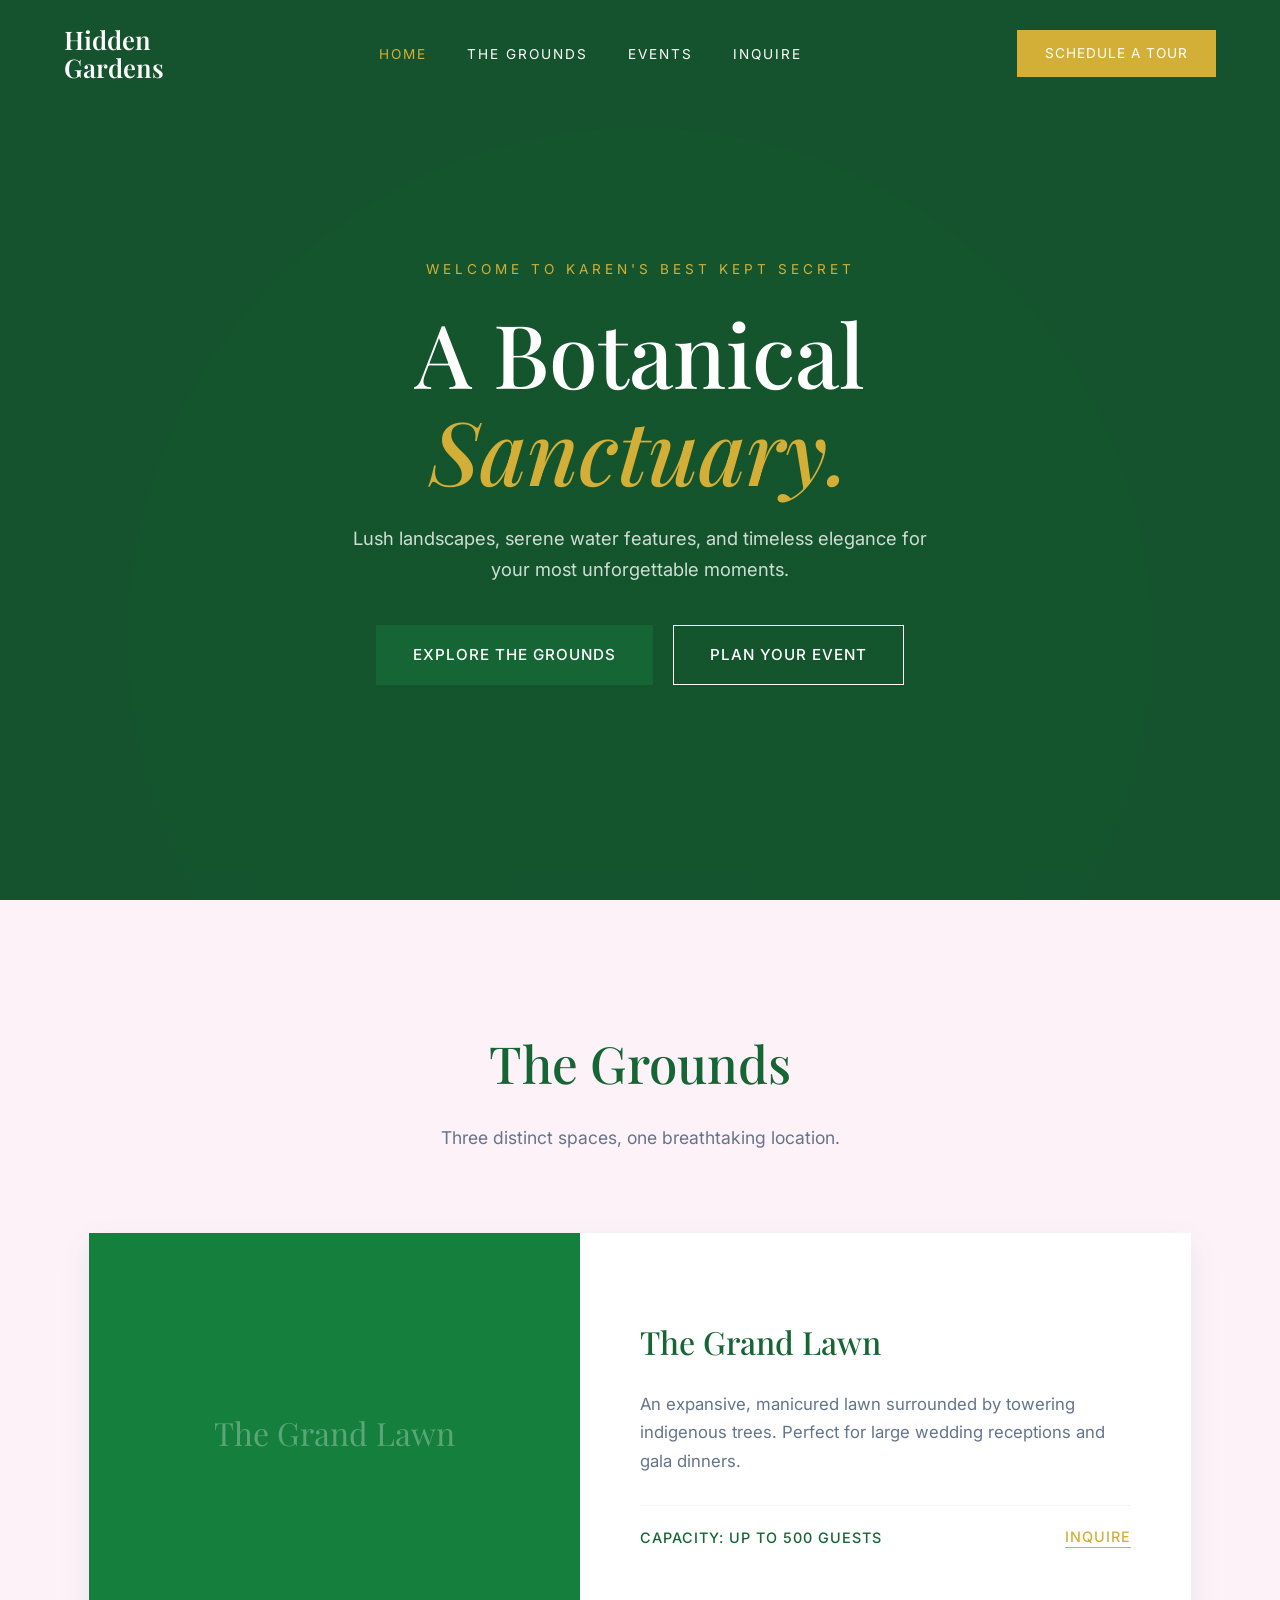
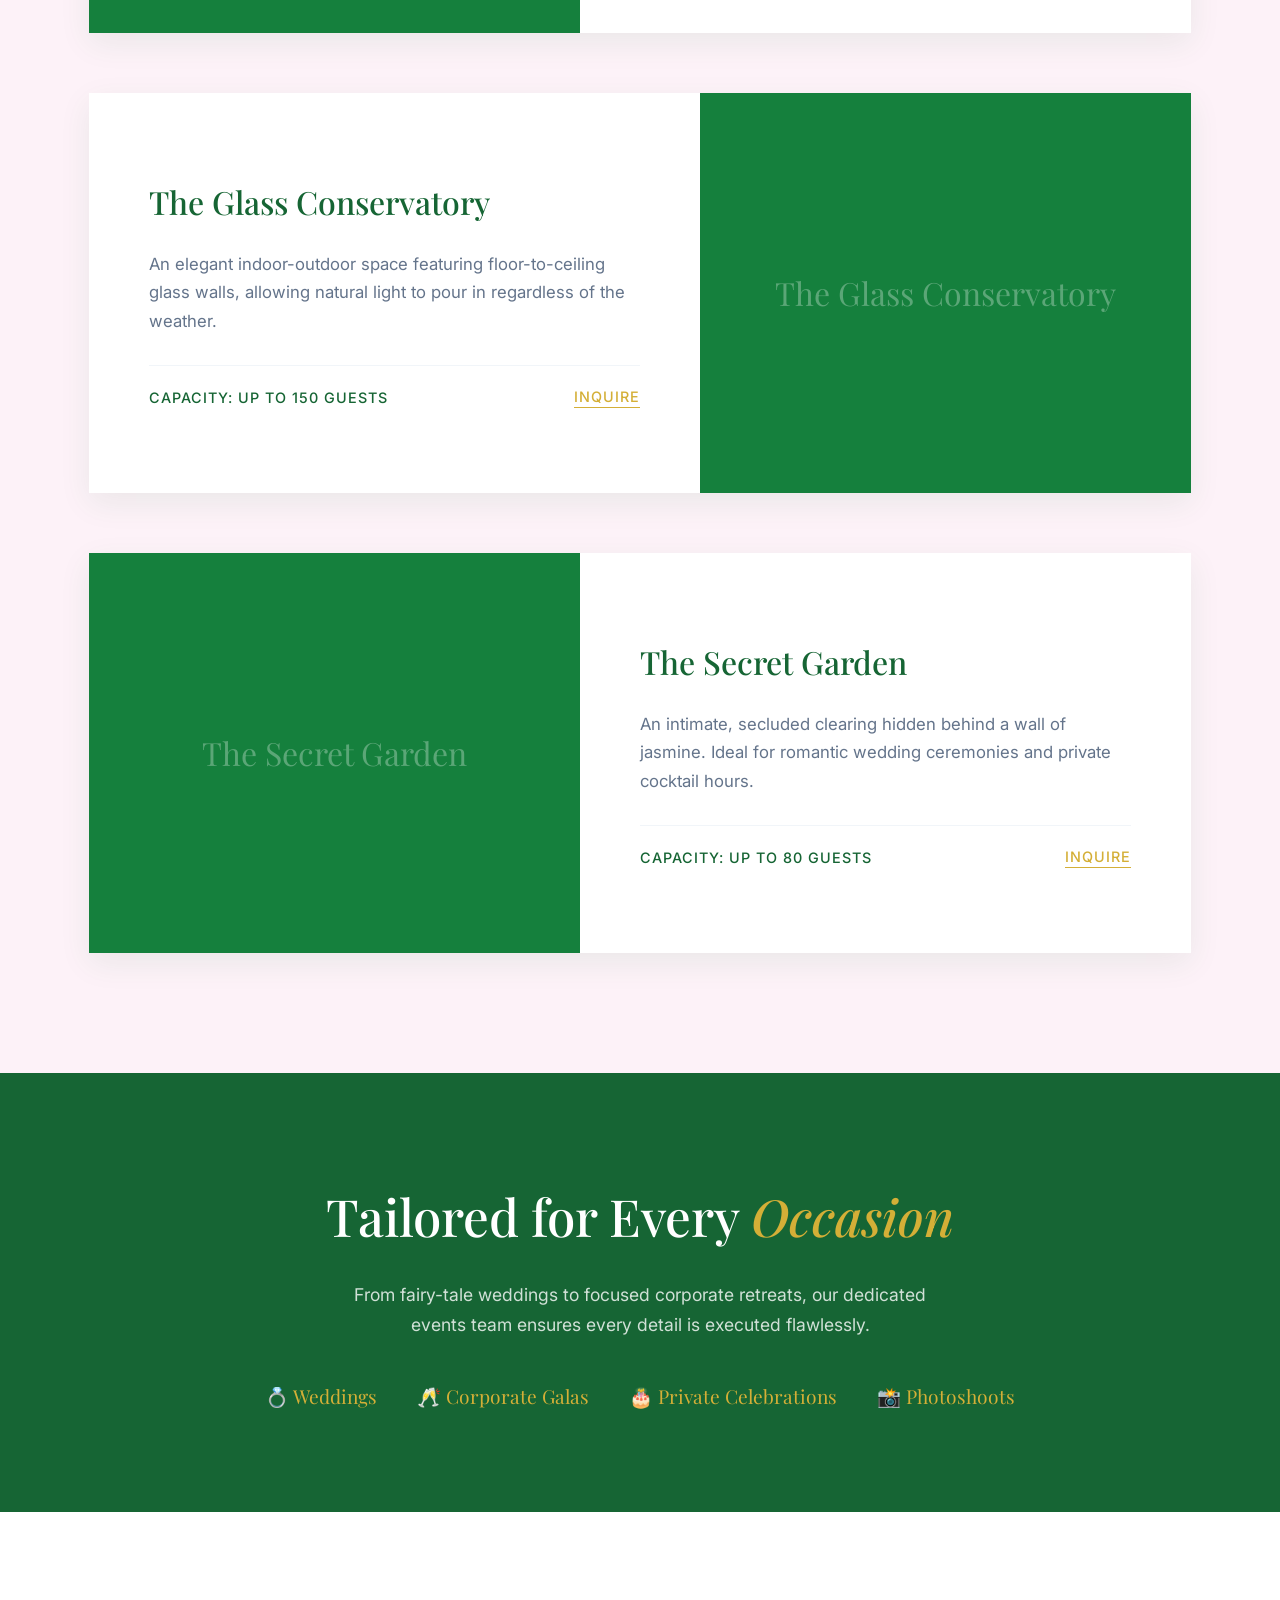
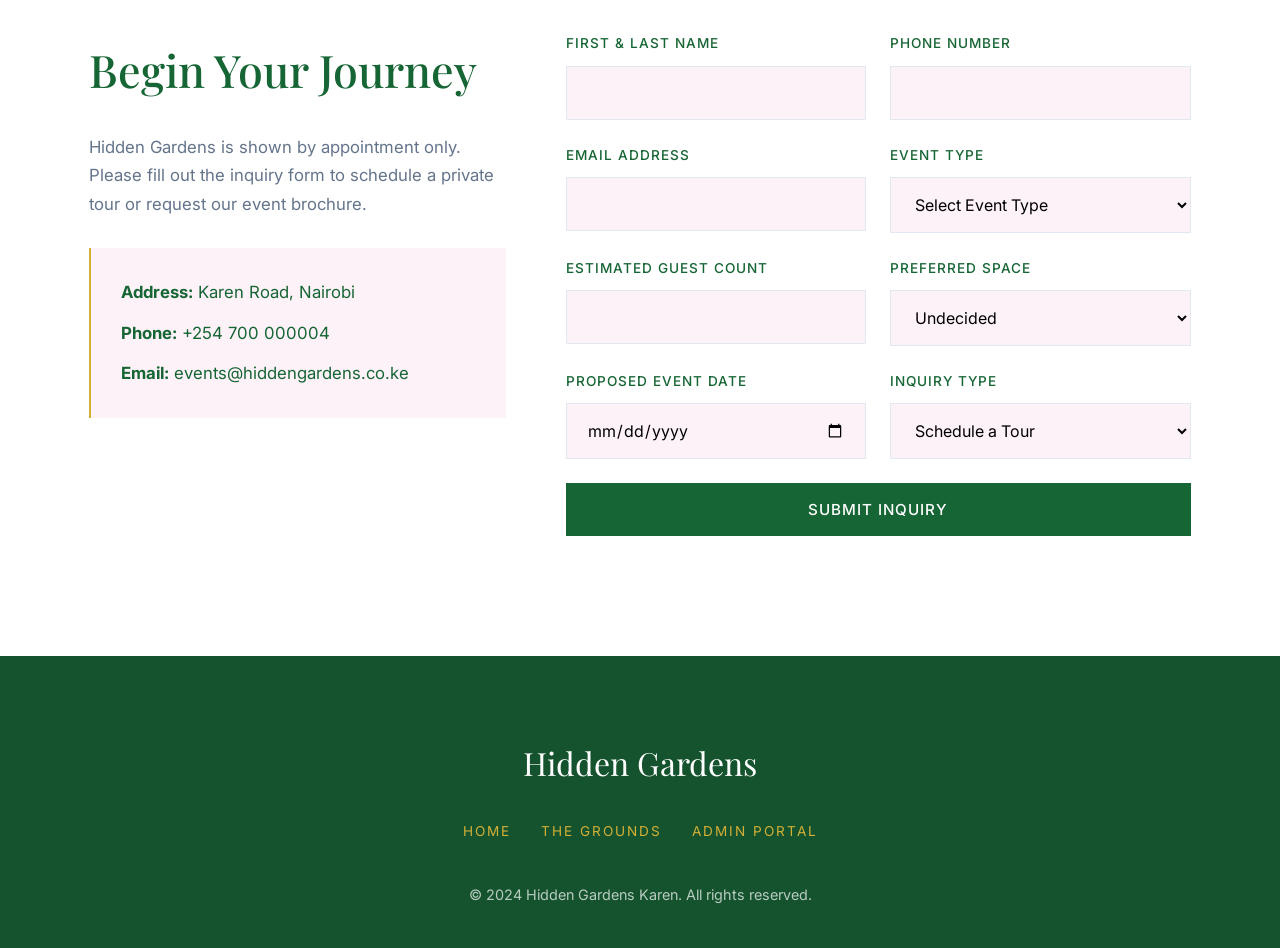
<file: index.html>
<!DOCTYPE html>

<html lang="en">
<head>
<meta charset="utf-8"/><meta content="width=device-width,initial-scale=1.0" name="viewport"/>
<title>Hidden Gardens Karen | Premier Event &amp; Wedding Venue Nairobi</title>
<meta content="Discover Hidden Gardens Karen. A lush, botanical sanctuary perfect for luxury weddings, corporate retreats, and exclusive private events in Nairobi." name="description"/>
<link href="https://fonts.googleapis.com/css2?family=Playfair+Display:ital,wght@0,400;0,500;0,600;1,400&amp;family=Inter:wght@300;400;500&amp;display=swap" rel="stylesheet"/>
<link href="style.css" rel="stylesheet"/>
</head>
<body>
<nav class="navbar" id="navbar"><div class="nav-container">
<a class="nav-logo" href="#home">Hidden<br/>Gardens</a>
<ul class="nav-links" id="navLinks"><li><a class="nav-link active" href="#home">Home</a></li><li><a class="nav-link" href="#venues">The Grounds</a></li><li><a class="nav-link" href="#events">Events</a></li><li><a class="nav-link" href="#booking">Inquire</a></li></ul>
<a class="nav-cta" href="#booking">Schedule a Tour</a>
<button class="hamburger" id="hamburger"><span></span><span></span><span></span></button>
</div></nav>
<header class="hero" id="home">
<div class="hero-bg" style=" background-image: linear-gradient(rgba(0,0,0,0.6), rgba(0,0,0,0.6)), url('https://loremflickr.com/1200/800/luxury,garden,landscaping?lock=100') !important; background-size: cover !important; background-position: center !important;"></div>
<div class="hero-content">
<span class="hero-badge">Welcome to Karen's Best Kept Secret</span>
<h1>A Botanical<br/><span class="accent">Sanctuary.</span></h1>
<p class="hero-sub">Lush landscapes, serene water features, and timeless elegance for your most unforgettable moments.</p>
<div class="hero-actions">
<a class="btn btn-primary" href="#venues">Explore The Grounds</a>
<a class="btn btn-outline" href="#booking">Plan Your Event</a>
</div>
</div>
</header>
<section class="section" id="venues">
<div class="container"><div class="section-header"><h2>The Grounds</h2><p>Three distinct spaces, one breathtaking location.</p></div>
<div class="venue-grid">
<div class="v-card">
<div class="v-img bg-1">The Grand Lawn</div>
<div class="v-content">
<h3>The Grand Lawn</h3>
<p>An expansive, manicured lawn surrounded by towering indigenous trees. Perfect for large wedding receptions and gala dinners.</p>
<div class="v-meta"><span>Capacity: Up to 500 Guests</span> <button class="btn-text" onclick="bookTour('The Grand Lawn')">Inquire</button></div>
</div>
</div>
<div class="v-card">
<div class="v-img bg-2">The Glass Conservatory</div>
<div class="v-content">
<h3>The Glass Conservatory</h3>
<p>An elegant indoor-outdoor space featuring floor-to-ceiling glass walls, allowing natural light to pour in regardless of the weather.</p>
<div class="v-meta"><span>Capacity: Up to 150 Guests</span> <button class="btn-text" onclick="bookTour('Glass Conservatory')">Inquire</button></div>
</div>
</div>
<div class="v-card">
<div class="v-img bg-3">The Secret Garden</div>
<div class="v-content">
<h3>The Secret Garden</h3>
<p>An intimate, secluded clearing hidden behind a wall of jasmine. Ideal for romantic wedding ceremonies and private cocktail hours.</p>
<div class="v-meta"><span>Capacity: Up to 80 Guests</span> <button class="btn-text" onclick="bookTour('The Secret Garden')">Inquire</button></div>
</div>
</div>
</div></div>
</section>
<section class="banner" id="events">
<div class="container">
<div class="banner-content">
<h2>Tailored for Every <span class="accent">Occasion</span></h2>
<p>From fairy-tale weddings to focused corporate retreats, our dedicated events team ensures every detail is executed flawlessly.</p>
<div class="evt-list">
<div class="evt-item">💍 Weddings</div>
<div class="evt-item">🥂 Corporate Galas</div>
<div class="evt-item">🎂 Private Celebrations</div>
<div class="evt-item">📸 Photoshoots</div>
</div>
</div>
</div>
</section>
<section class="section booking-section" id="booking">
<div class="container"><div class="booking-wrap">
<div class="booking-text">
<h2>Begin Your Journey</h2>
<p>Hidden Gardens is shown by appointment only. Please fill out the inquiry form to schedule a private tour or request our event brochure.</p>
<div class="contact-info">
<p><strong>Address:</strong> Karen Road, Nairobi</p>
<p><strong>Phone:</strong> +254 700 000004</p>
<p><strong>Email:</strong> events@hiddengardens.co.ke</p>
</div>
</div>
<form class="booking-form" id="bookingForm">
<div class="form-row"><div class="form-group"><label>First &amp; Last Name</label><input name="name" required="" type="text"/></div><div class="form-group"><label>Phone Number</label><input name="phone" required="" type="tel"/></div></div>
<div class="form-row"><div class="form-group"><label>Email Address</label><input name="email" required="" type="email"/></div><div class="form-group"><label>Event Type</label><select name="event_type" required=""><option value="">Select Event Type</option><option>Wedding</option><option>Corporate Event</option><option>Private Party</option><option>Photoshoot</option><option>Other</option></select></div></div>
<div class="form-row"><div class="form-group"><label>Estimated Guest Count</label><input max="600" min="10" name="guests" type="number"/></div><div class="form-group"><label>Preferred Space</label><select id="spaceSelect" name="space"><option value="Undecided">Undecided</option><option value="The Grand Lawn">The Grand Lawn</option><option value="Glass Conservatory">Glass Conservatory</option><option value="The Secret Garden">The Secret Garden</option></select></div></div>
<div class="form-row"><div class="form-group"><label>Proposed Event Date</label><input name="date" type="date"/></div><div class="form-group"><label>Inquiry Type</label><select name="inquiry_type"><option>Schedule a Tour</option><option>Request Pricing/Brochure</option><option>Check Availability</option></select></div></div>
<button class="btn btn-primary btn-full" type="submit">Submit Inquiry</button>
</form>
</div></div>
</section>
<footer class="footer"><div class="container">
<div class="f-logo">Hidden Gardens</div>
<div class="f-links">
<a href="#home">Home</a>
<a href="#venues">The Grounds</a>
<a href="admin.html">Admin Portal</a>
</div>
<p class="copyright">© 2024 Hidden Gardens Karen. All rights reserved.</p>
</div></footer>
<div class="toast" id="toast"></div>
<script src="script.js"></script>
</body></html>
</file>
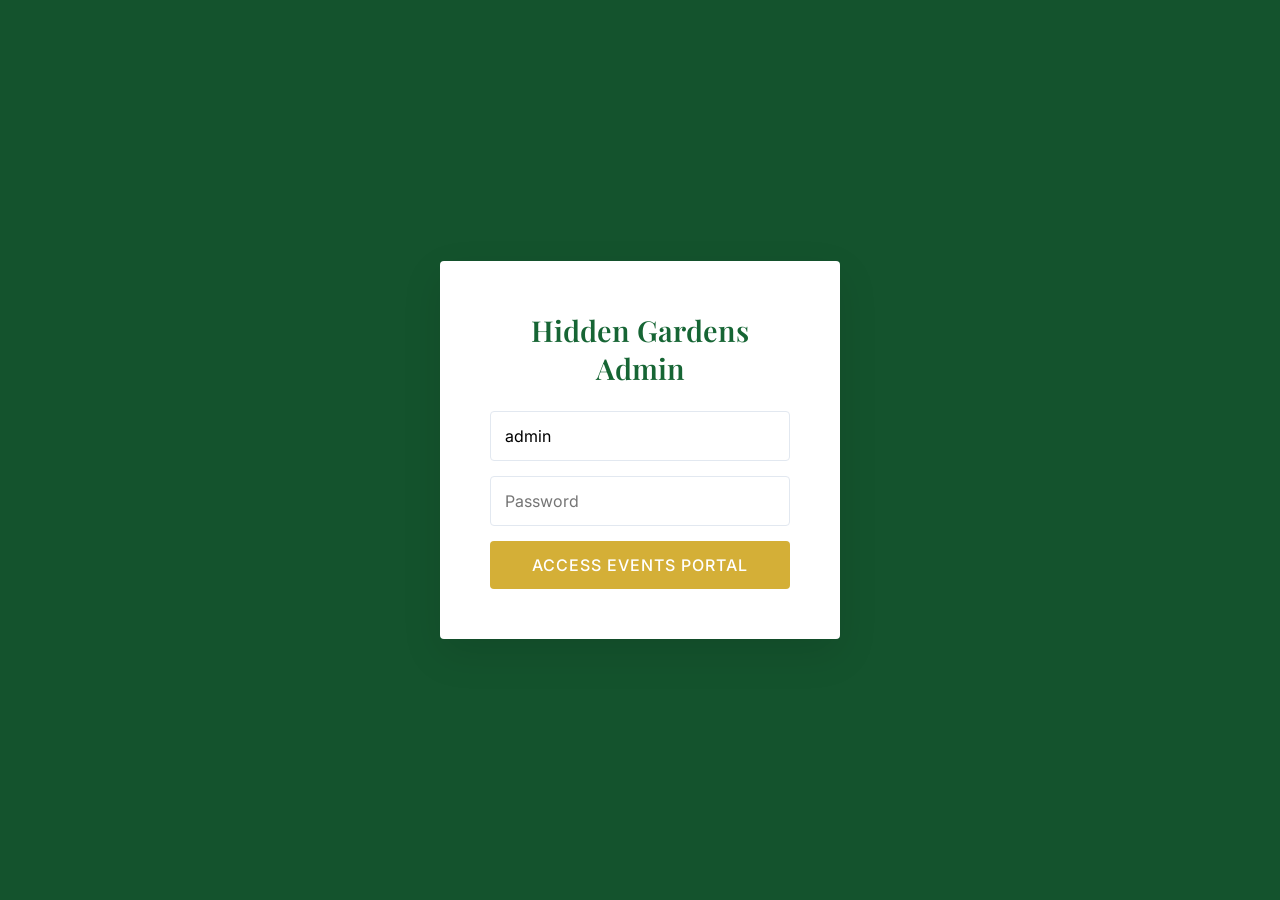
<file: admin.html>
<!DOCTYPE html><html lang="en"><head><meta charset="UTF-8"><meta name="viewport" content="width=device-width,initial-scale=1.0"><title>Hidden Gardens Events Admin</title>
<link href="https://fonts.googleapis.com/css2?family=Playfair+Display:wght@500;600&family=Inter:wght@400;500&display=swap" rel="stylesheet">
<style>*{margin:0;padding:0;box-sizing:border-box}body{font-family:'Inter',sans-serif;background:#FDF2F8;color:#334155}h1,h2{font-family:'Playfair Display',serif;font-weight:600}
.login{min-height:100vh;display:flex;align-items:center;justify-content:center;background:#14532d}.lb{background:white;padding:50px;border-radius:4px;max-width:400px;width:100%;text-align:center;box-shadow:0 15px 40px rgba(0,0,0,0.1)}.lb h2{color:#166534;margin-bottom:24px;font-size:1.8rem}.lb input{width:100%;padding:14px;border:1px solid #e2e8f0;border-radius:4px;margin-bottom:15px;font-size:1rem;font-family:'Inter',sans-serif}.lb button{width:100%;padding:14px;background:#D4AF37;color:white;border:none;border-radius:4px;font-weight:500;cursor:pointer;font-size:1rem;font-family:'Inter',sans-serif;text-transform:uppercase;letter-spacing:1px;transition:0.3s}.lb button:hover{background:#166534}
.dash{display:none}.dh{background:#166534;color:white;padding:25px 40px;display:flex;justify-content:space-between;align-items:center;flex-wrap:wrap;gap:15px}.dh h1{font-size:1.6rem}.dh button,.dh a{padding:10px 24px;border-radius:4px;border:1px solid #D4AF37;cursor:pointer;font-size:0.85rem;color:#D4AF37;background:transparent;text-decoration:none;font-family:'Inter',sans-serif;text-transform:uppercase;letter-spacing:1px;transition:0.3s}.dh button:hover,.dh a:hover{background:#D4AF37;color:white}.be{background:#D4AF37!important;color:white!important}
.stats{display:grid;grid-template-columns:repeat(3,1fr);gap:30px;padding:40px}.sc{background:white;padding:30px;border-radius:4px;box-shadow:0 5px 20px rgba(22,101,52,0.05);border-bottom:3px solid #D4AF37}.sl{font-size:0.85rem;color:#64748b;text-transform:uppercase;letter-spacing:1px;font-weight:500}.sv{font-size:2.8rem;font-family:'Playfair Display',serif;margin-top:10px;color:#166534}
.tw{padding:0 40px 40px;overflow-x:auto}table{width:100%;border-collapse:collapse;background:white;border-radius:4px;overflow:hidden;box-shadow:0 5px 20px rgba(22,101,52,0.05)}th{background:#f8fafc;color:#166534;padding:20px;text-align:left;font-size:0.85rem;text-transform:uppercase;letter-spacing:1px;border-bottom:1px solid #e2e8f0}td{padding:18px 20px;border-bottom:1px solid #f8fafc;font-size:0.95rem}
select.st{padding:8px 12px;border:1px solid #e2e8f0;border-radius:4px;font-family:'Inter',sans-serif;background:white;outline:none}.del{background:none;border:none;color:#ef4444;cursor:pointer;font-size:0.85rem;text-transform:uppercase;letter-spacing:1px;font-weight:500}
@media(max-width:768px){.stats{grid-template-columns:1fr}}</style></head>
<body>
<div class="login" id="ls"><div class="lb"><h2>Hidden Gardens Admin</h2><input type="text" id="u" value="admin"><input type="password" id="p" placeholder="Password"><button onclick="login()">Access Events Portal</button></div></div>
<div class="dash" id="dash">
<div class="dh"><h1>Events Portal</h1><div><button class="be" onclick="exp()">Export</button> <a href="index.html">View Site</a> <button onclick="logout()">Logout</button></div></div>
<div class="stats"><div class="sc"><div class="sl">Total Inquiries</div><div class="sv" id="st">0</div></div><div class="sc"><div class="sl">New</div><div class="sv" id="sn" style="color:#D4AF37">0</div></div><div class="sc"><div class="sl">Booked</div><div class="sv" id="sd" style="color:#10b981">0</div></div></div>
<div class="tw"><table><thead><tr><th>Date Rec'd</th><th>Client Name</th><th>Email / Phone</th><th>Event Type</th><th>Guests</th><th>Space</th><th>Event Date</th><th>Status</th><th></th></tr></thead><tbody id="tb"></tbody></table></div></div>
<script>
const K='hiddengardens_inquiries';if(sessionStorage.getItem('hg_admin')==='true')showD();
function login(){if(document.getElementById('u').value==='admin'&&document.getElementById('p').value==='admin123'){sessionStorage.setItem('hg_admin','true');showD()}else alert('Invalid credentials')}
function logout(){sessionStorage.removeItem('hg_admin');location.reload()}
function showD(){document.getElementById('ls').style.display='none';document.getElementById('dash').style.display='block';render()}
function gd(){return JSON.parse(localStorage.getItem(K)||'[]').sort((a,b)=>new Date(b.submittedAt)-new Date(a.submittedAt))}
function sv(d){localStorage.setItem(K,JSON.stringify(d))}
function render(){const d=gd();document.getElementById('st').textContent=d.length;document.getElementById('sn').textContent=d.filter(x=>x.status==='New Inquiry').length;document.getElementById('sd').textContent=d.filter(x=>x.status==='Booked').length;
document.getElementById('tb').innerHTML=d.map(i=>`<tr><td>${new Date(i.submittedAt).toLocaleDateString('en-GB')}</td><td><strong>${i.name||'—'}</strong></td><td>${i.email}<br>${i.phone}</td><td>${i.event_type||'—'}</td><td>${i.guests||'—'}</td><td>${i.space||'—'}</td><td>${i.date||'—'}</td><td><select class="st" onchange="upd(${i.id},this.value)">${['New Inquiry','Contacted','Tour Scheduled','Booked','Archived'].map(s=>`<option ${i.status===s?'selected':''}>${s}</option>`).join('')}</select></td><td><button class="del" onclick="del(${i.id})">Del</button></td></tr>`).join('')}
function upd(id,s){const d=gd();const i=d.find(x=>x.id===id);if(i){i.status=s;sv(d);render()}}
function del(id){if(!confirm('Delete this inquiry?'))return;sv(gd().filter(x=>x.id!==id));render()}
function exp(){const d=gd();if(!d.length)return alert('No data');const h=['Received','Name','Phone','Email','Event Type','Guests','Space','Event Date','Inquiry Type','Status'];const r=d.map(i=>[new Date(i.submittedAt).toLocaleDateString(),i.name,i.phone,i.email,i.event_type,i.guests,i.space,i.date,i.inquiry_type,i.status]);const c=[h,...r].map(r=>r.map(c=>`"${(c||'').replace(/"/g,'""')}"`).join(',')).join('\n');const b=new Blob([c],{type:'text/csv'});const a=document.createElement('a');a.href=URL.createObjectURL(b);a.download='hiddengardens_inquiries.csv';a.click()}
document.getElementById('p').addEventListener('keydown',e=>{if(e.key==='Enter')login()});
</script></body></html>
</file>
<file: style.css>
/* Hidden Gardens Karen — Forest Green #166534 | Soft Pink #FDF2F8 | Gold #D4AF37 */
*,*::before,*::after{margin:0;padding:0;box-sizing:border-box}
:root{--primary:#166534;--primary-light:#15803d;--primary-dark:#14532d;--accent:#D4AF37;--accent-hover:#b5952f;--bg:#FDF2F8;--white:#ffffff;--text:#334155;--text-light:#64748b;--shadow:0 10px 30px rgba(22,101,52,0.08);--radius:4px;--transition:0.4s ease}
html{scroll-behavior:smooth}body{font-family:'Inter',sans-serif;background:var(--bg);color:var(--text);line-height:1.7;overflow-x:hidden}
h1,h2,h3,h4{font-family:'Playfair Display',serif;font-weight:500;color:var(--primary)}
.container{max-width:1150px;margin:0 auto;padding:0 24px}a{text-decoration:none;color:inherit;transition:var(--transition)}

.btn{display:inline-flex;align-items:center;padding:16px 36px;font-family:'Inter',sans-serif;font-weight:500;font-size:0.95rem;letter-spacing:1px;text-transform:uppercase;border:1px solid transparent;cursor:pointer;transition:var(--transition)}
.btn-primary{background:var(--primary);color:var(--white)}.btn-primary:hover{background:var(--primary-dark)}
.btn-outline{background:transparent;color:var(--primary);border-color:var(--primary)}.btn-outline:hover{background:var(--primary);color:var(--white)}
.btn-text{background:none;border:none;color:var(--accent);font-family:'Inter',sans-serif;font-weight:500;font-size:0.9rem;text-transform:uppercase;letter-spacing:1px;cursor:pointer;padding-bottom:2px;border-bottom:1px solid var(--accent)}.btn-text:hover{color:var(--primary);border-color:var(--primary)}
.btn-full{width:100%;justify-content:center}

.navbar{position:fixed;top:0;left:0;right:0;z-index:1000;padding:25px 0;transition:var(--transition);background:transparent}.navbar.scrolled{background:var(--white);padding:15px 0;box-shadow:0 2px 20px rgba(0,0,0,0.05)}
.nav-container{max-width:1200px;margin:0 auto;padding:0 24px;display:flex;align-items:center;justify-content:space-between}
.nav-logo{font-family:'Playfair Display',serif;font-size:1.6rem;font-weight:600;color:var(--white);line-height:1.1}.navbar.scrolled .nav-logo{color:var(--primary)}
.nav-links{display:flex;list-style:none;gap:40px}.nav-link{color:var(--white);font-size:0.85rem;text-transform:uppercase;letter-spacing:2px}.navbar.scrolled .nav-link{color:var(--text)}.nav-link:hover,.nav-link.active{color:var(--accent)}
.nav-cta{padding:12px 28px;background:var(--accent);color:var(--white);font-size:0.85rem;text-transform:uppercase;letter-spacing:1px}.nav-cta:hover{background:var(--primary)}
.hamburger{display:none;background:none;border:none;cursor:pointer;padding:8px}.hamburger span{display:block;width:24px;height:1px;background:var(--white);margin:6px 0;transition:var(--transition)}.navbar.scrolled .hamburger span{background:var(--primary)}

.hero{min-height:100vh;display:flex;align-items:center;justify-content:center;text-align:center;padding:120px 24px 80px;position:relative;background:linear-gradient(rgba(20,83,45,0.7),rgba(20,83,45,0.9)),url('data:image/svg+xml;utf8,<svg width="100" height="100" xmlns="http://www.w3.org/2000/svg"><rect width="100" height="100" fill="%2314532d"/><circle cx="50" cy="50" r="40" fill="%23166534" opacity="0.5"/></svg>');background-size:cover}
.hero-content{position:relative;z-index:2;max-width:800px;width:100%}
.hero-badge{display:inline-block;color:var(--accent);font-size:0.85rem;text-transform:uppercase;letter-spacing:4px;margin-bottom:24px}
.hero h1{font-size:clamp(3.5rem,8vw,5.5rem);line-height:1.1;margin-bottom:24px;color:var(--white)}.hero h1 .accent{font-style:italic;color:var(--accent)}
.hero-sub{font-size:1.15rem;color:rgba(255,255,255,0.8);margin-bottom:40px;max-width:600px;margin-left:auto;margin-right:auto}
.hero-actions{display:flex;gap:20px;justify-content:center;flex-wrap:wrap}.hero-actions .btn-outline{border-color:var(--white);color:var(--white)}.hero-actions .btn-outline:hover{background:var(--white);color:var(--primary)}

.section{padding:120px 0}.section-header{text-align:center;margin-bottom:80px}
.section-header h2{font-size:clamp(2.5rem,4vw,3.5rem);margin-bottom:16px}.section-header p{color:var(--text-light);font-size:1.1rem}

.venue-grid{display:grid;gap:60px}
.v-card{display:flex;background:var(--white);box-shadow:var(--shadow);transition:var(--transition);align-items:center}.v-card:nth-child(even){flex-direction:row-reverse}
.v-img{flex:1;height:400px;background:var(--primary-light);display:flex;align-items:center;justify-content:center;color:rgba(255,255,255,0.3);font-family:'Playfair Display',serif;font-size:2rem}
.v-content{flex:1;padding:60px}
.v-content h3{font-size:2rem;margin-bottom:20px}.v-content p{color:var(--text-light);margin-bottom:30px;font-size:1.05rem}
.v-meta{display:flex;justify-content:space-between;align-items:center;border-top:1px solid #f1f5f9;padding-top:20px;font-size:0.9rem;color:var(--primary);font-weight:500;text-transform:uppercase;letter-spacing:1px}

.banner{background:var(--primary);color:var(--white);padding:100px 0;text-align:center}
.banner h2{color:var(--white);font-size:clamp(2.5rem,4vw,3.5rem);margin-bottom:20px}.banner h2 .accent{color:var(--accent);font-style:italic}.banner p{font-size:1.1rem;margin-bottom:40px;max-width:600px;margin-left:auto;margin-right:auto;color:rgba(255,255,255,0.8)}
.evt-list{display:flex;justify-content:center;gap:40px;flex-wrap:wrap}.evt-item{font-family:'Playfair Display',serif;font-size:1.2rem;color:var(--accent)}

.booking-section{background:var(--white)}
.booking-wrap{display:grid;grid-template-columns:1fr 1.5fr;gap:60px;align-items:start}
.booking-text h2{font-size:2.8rem;margin-bottom:24px}.booking-text p{color:var(--text-light);margin-bottom:30px;font-size:1.05rem}
.contact-info{background:var(--bg);padding:30px;border-left:2px solid var(--accent)}.contact-info p{margin-bottom:12px;color:var(--primary)}.contact-info p:last-child{margin:0}

.booking-form{background:var(--white)}
.form-row{display:grid;grid-template-columns:1fr 1fr;gap:24px}.form-group{margin-bottom:24px}
.form-group label{display:block;margin-bottom:10px;font-size:0.85rem;color:var(--primary);text-transform:uppercase;letter-spacing:1px;font-weight:500}
.form-group input,.form-group select{width:100%;padding:16px 20px;border:1px solid #e2e8f0;background:var(--bg);font-family:'Inter',sans-serif;font-size:1rem;transition:var(--transition)}
.form-group input:focus,.form-group select:focus{outline:none;border-color:var(--primary);background:var(--white)}

.footer{background:var(--primary-dark);color:rgba(255,255,255,0.7);padding:80px 0 40px;text-align:center}
.f-logo{font-family:'Playfair Display',serif;font-size:2rem;color:var(--white);margin-bottom:30px}
.f-links{display:flex;justify-content:center;gap:30px;margin-bottom:40px}.f-links a{color:var(--accent);font-size:0.85rem;text-transform:uppercase;letter-spacing:2px}.f-links a:hover{color:var(--white)}
.copyright{font-size:0.9rem}

.toast{position:fixed;bottom:40px;left:50%;transform:translateX(-50%) translateY(20px);background:var(--primary);color:var(--white);padding:16px 32px;font-family:'Inter',sans-serif;font-size:0.95rem;z-index:3000;opacity:0;transition:var(--transition);pointer-events:none;box-shadow:var(--shadow)}.toast.show{opacity:1;transform:translateX(-50%) translateY(0)}

@media(max-width:992px){.v-card,.v-card:nth-child(even){flex-direction:column}.v-img{width:100%;height:300px}.booking-wrap{grid-template-columns:1fr}}
@media(max-width:768px){.nav-links{display:none;flex-direction:column;position:absolute;top:100%;left:0;right:0;background:var(--white);padding:30px;box-shadow:0 10px 20px rgba(0,0,0,0.05)}.nav-links.active{display:flex}.nav-cta{display:none}.navbar .nav-link{color:var(--text)}.hamburger{display:block}.hamburger span{background:var(--white)}.form-row{grid-template-columns:1fr}}
</file>
